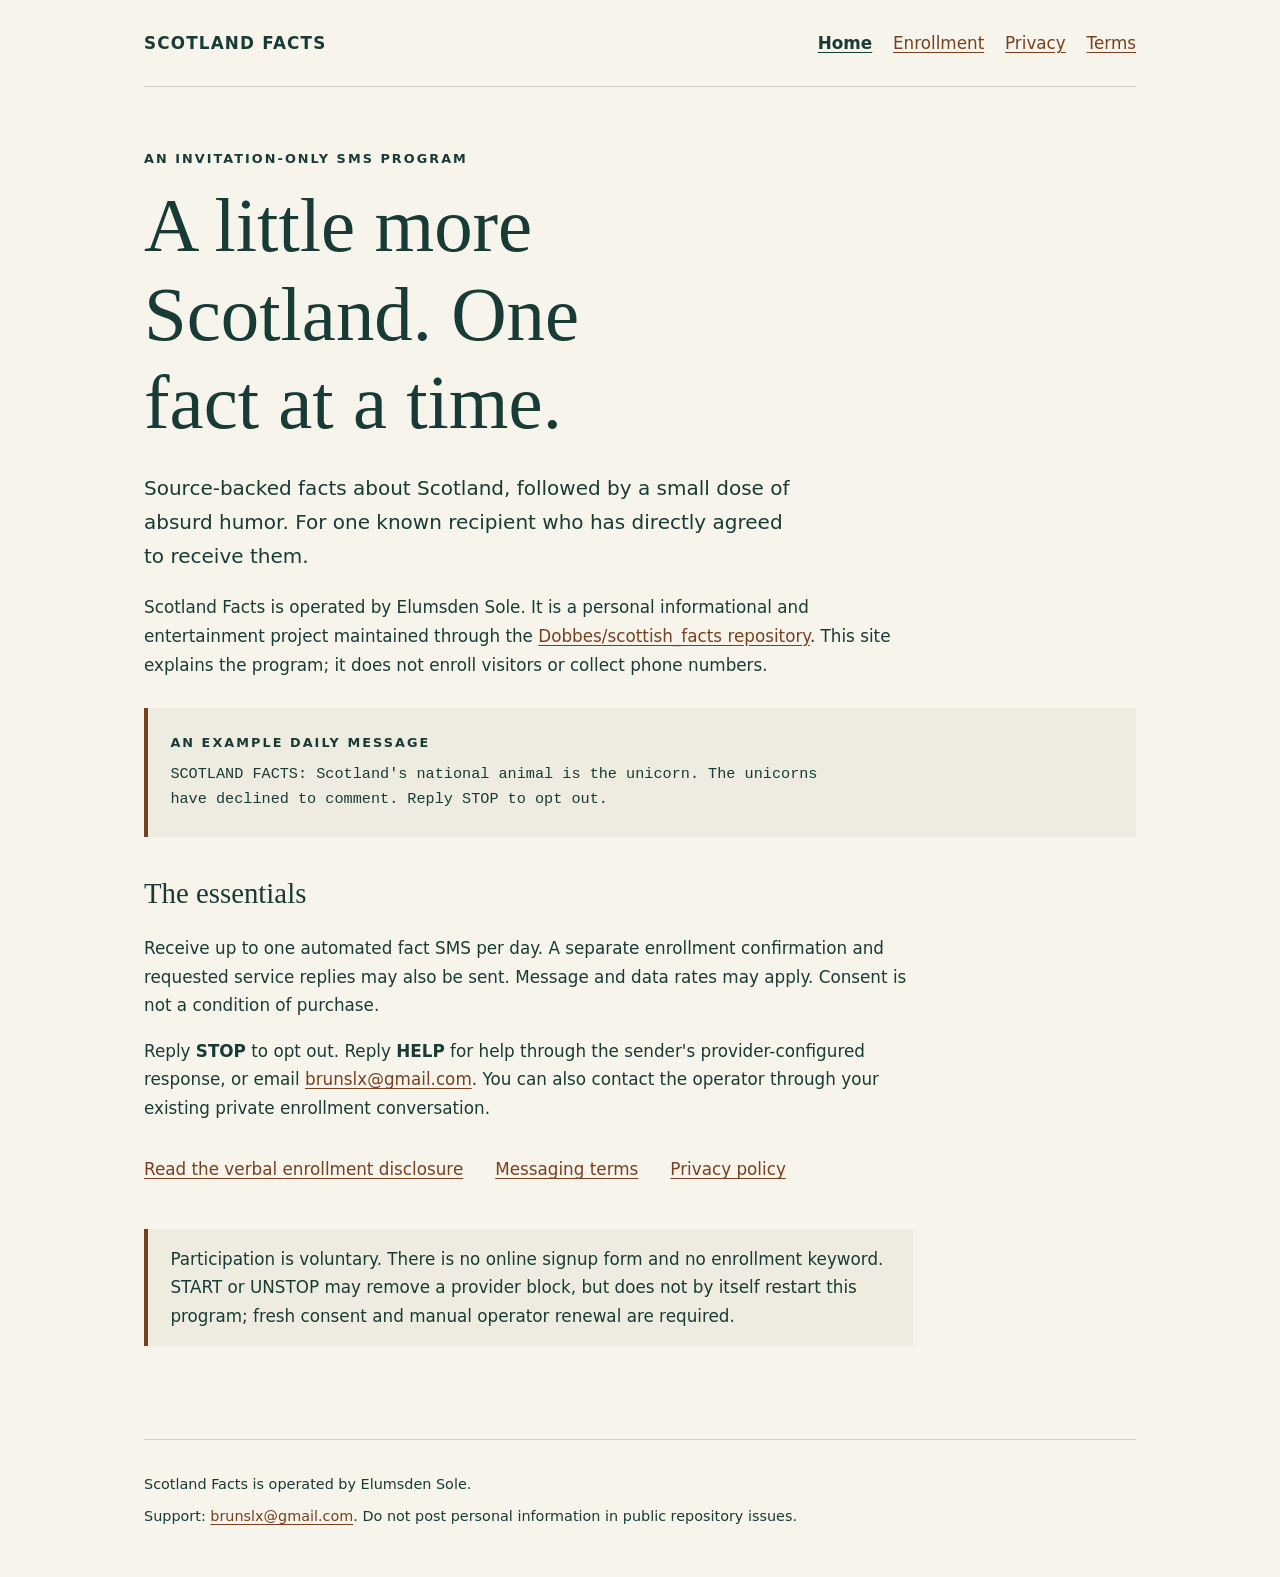
<file: docs/index.html>
<!doctype html>
<html lang="en">
<head>
  <meta charset="utf-8">
  <meta name="viewport" content="width=device-width, initial-scale=1">
  <meta name="description" content="Scotland Facts: invitation-only daily SMS facts, enrollment disclosures, privacy, and messaging terms.">
  <title>Scotland Facts | A Little More Scotland</title>
  <link rel="stylesheet" href="styles.css">
</head>
<body>
  <a class="skip" href="#main">Skip to content</a>
  <header>
    <a class="brand" href="./">Scotland Facts</a>
    <nav aria-label="Main navigation"><a href="./" aria-current="page">Home</a><a href="enrollment/">Enrollment</a><a href="privacy/">Privacy</a><a href="terms/">Terms</a></nav>
  </header>
  <main id="main">
    <p class="eyebrow">An invitation-only SMS program</p>
    <h1>A little more Scotland. One fact at a time.</h1>
    <p class="lead">Source-backed facts about Scotland, followed by a small dose of absurd humor. For one known recipient who has directly agreed to receive them.</p>
    <p>Scotland Facts is operated by Elumsden Sole. It is a personal informational and entertainment project maintained through the <a href="https://github.com/Dobbes/scottish_facts">Dobbes/scottish_facts repository</a>. This site explains the program; it does not enroll visitors or collect phone numbers.</p>
    <blockquote><p class="eyebrow">An example daily message</p><p class="sample">SCOTLAND FACTS: Scotland's national animal is the unicorn. The unicorns have declined to comment. Reply STOP to opt out.</p></blockquote>
    <h2>The essentials</h2>
    <p>Receive up to one automated fact SMS per day. A separate enrollment confirmation and requested service replies may also be sent. Message and data rates may apply. Consent is not a condition of purchase.</p>
    <p>Reply <strong>STOP</strong> to opt out. Reply <strong>HELP</strong> for help through the sender's provider-configured response, or email <a href="mailto:brunslx@gmail.com">brunslx@gmail.com</a>. You can also contact the operator through your existing private enrollment conversation.</p>
    <div class="links"><a href="enrollment/">Read the verbal enrollment disclosure</a><a href="terms/">Messaging terms</a><a href="privacy/">Privacy policy</a></div>
    <p class="note">Participation is voluntary. There is no online signup form and no enrollment keyword. START or UNSTOP may remove a provider block, but does not by itself restart this program; fresh consent and manual operator renewal are required.</p>
  </main>
  <footer><p>Scotland Facts is operated by Elumsden Sole.</p><p>Support: <a href="mailto:brunslx@gmail.com">brunslx@gmail.com</a>. Do not post personal information in public repository issues.</p></footer>
</body>
</html>
</file>
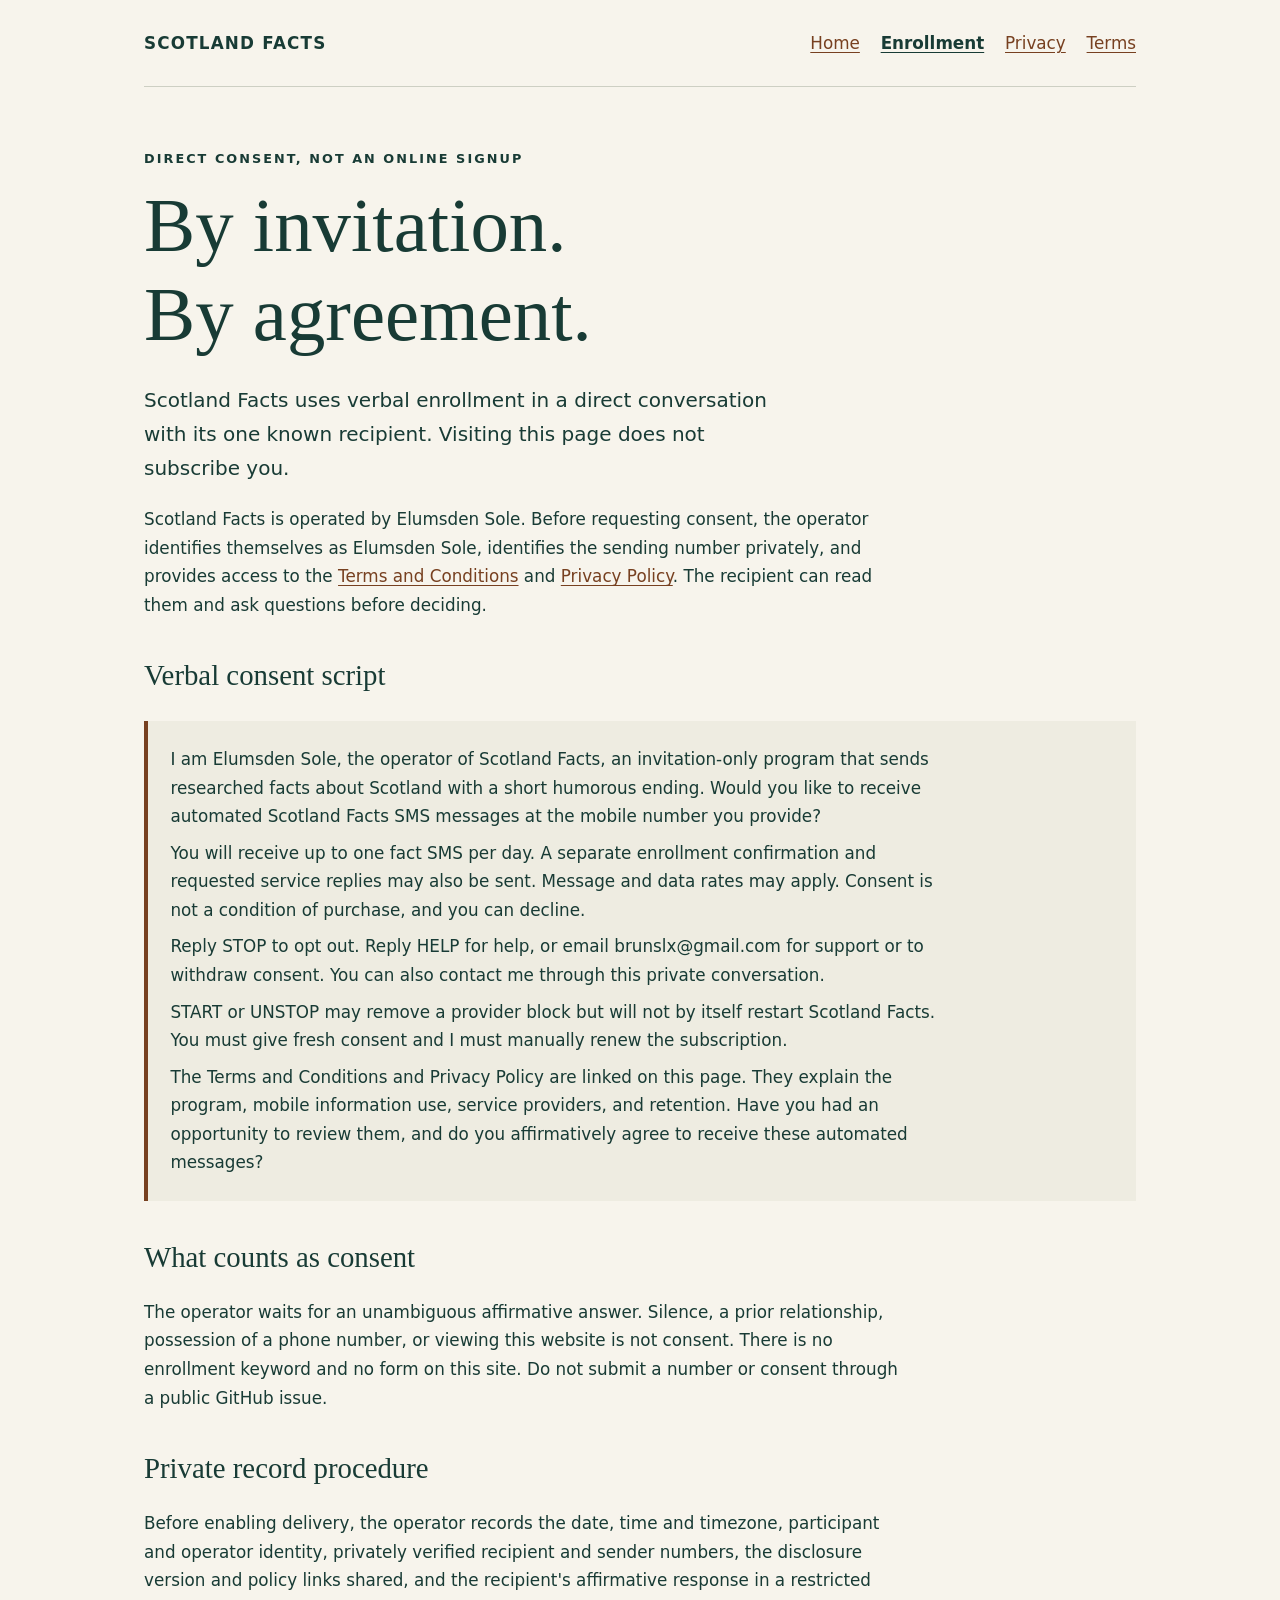
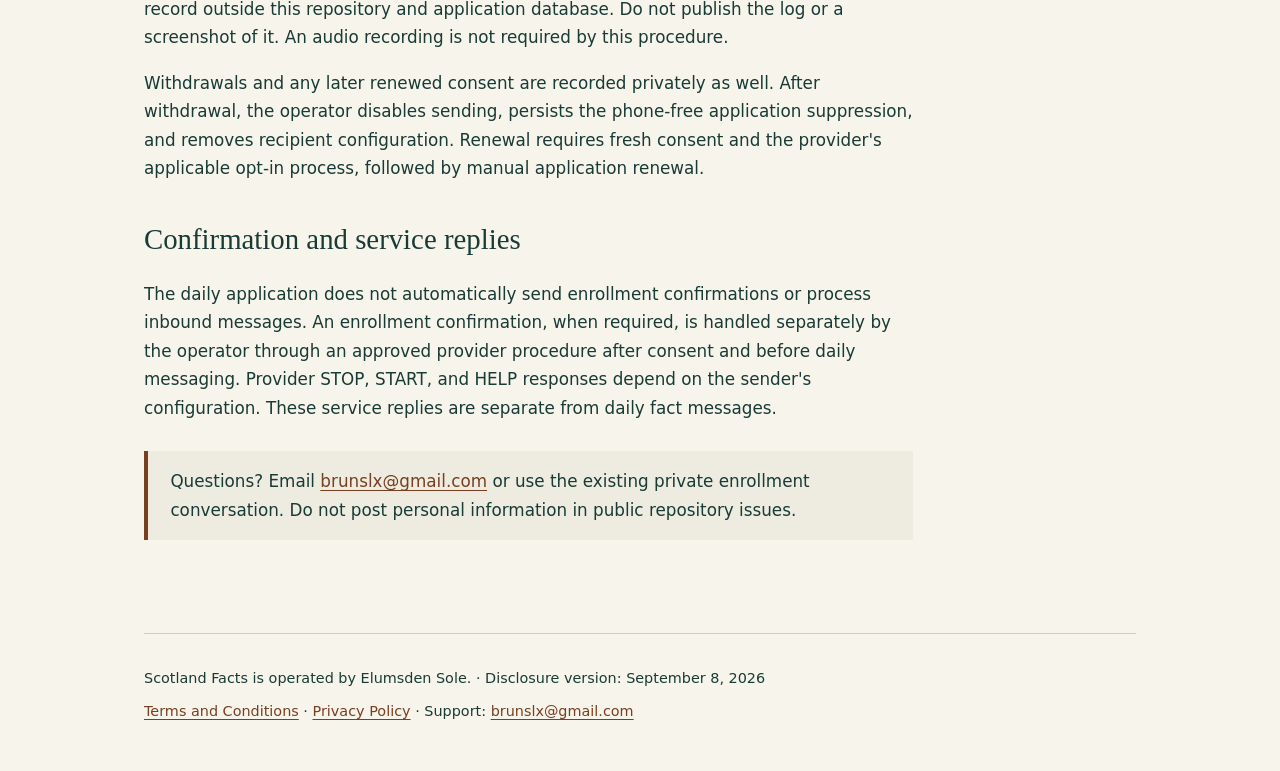
<file: docs/enrollment/index.html>
<!doctype html>
<html lang="en">
<head>
  <meta charset="utf-8">
  <meta name="viewport" content="width=device-width, initial-scale=1">
  <meta name="description" content="The public verbal enrollment disclosure for Scotland Facts. No online signup or collection of phone numbers.">
  <title>Verbal Enrollment | Scotland Facts</title>
  <link rel="stylesheet" href="../styles.css">
</head>
<body>
  <a class="skip" href="#main">Skip to content</a>
  <header><a class="brand" href="../">Scotland Facts</a><nav aria-label="Main navigation"><a href="../">Home</a><a href="./" aria-current="page">Enrollment</a><a href="../privacy/">Privacy</a><a href="../terms/">Terms</a></nav></header>
  <main id="main">
    <p class="eyebrow">Direct consent, not an online signup</p>
    <h1>By invitation. By agreement.</h1>
    <p class="lead">Scotland Facts uses verbal enrollment in a direct conversation with its one known recipient. Visiting this page does not subscribe you.</p>
    <p>Scotland Facts is operated by Elumsden Sole. Before requesting consent, the operator identifies themselves as Elumsden Sole, identifies the sending number privately, and provides access to the <a href="../terms/">Terms and Conditions</a> and <a href="../privacy/">Privacy Policy</a>. The recipient can read them and ask questions before deciding.</p>
    <h2>Verbal consent script</h2>
    <blockquote>
      <p>I am Elumsden Sole, the operator of Scotland Facts, an invitation-only program that sends researched facts about Scotland with a short humorous ending. Would you like to receive automated Scotland Facts SMS messages at the mobile number you provide?</p>
      <p>You will receive up to one fact SMS per day. A separate enrollment confirmation and requested service replies may also be sent. Message and data rates may apply. Consent is not a condition of purchase, and you can decline.</p>
      <p>Reply STOP to opt out. Reply HELP for help, or email brunslx@gmail.com for support or to withdraw consent. You can also contact me through this private conversation.</p>
      <p>START or UNSTOP may remove a provider block but will not by itself restart Scotland Facts. You must give fresh consent and I must manually renew the subscription.</p>
      <p>The Terms and Conditions and Privacy Policy are linked on this page. They explain the program, mobile information use, service providers, and retention. Have you had an opportunity to review them, and do you affirmatively agree to receive these automated messages?</p>
    </blockquote>
    <h2>What counts as consent</h2>
    <p>The operator waits for an unambiguous affirmative answer. Silence, a prior relationship, possession of a phone number, or viewing this website is not consent. There is no enrollment keyword and no form on this site. Do not submit a number or consent through a public GitHub issue.</p>
    <h2>Private record procedure</h2>
    <p>Before enabling delivery, the operator records the date, time and timezone, participant and operator identity, privately verified recipient and sender numbers, the disclosure version and policy links shared, and the recipient's affirmative response in a restricted record outside this repository and application database. Do not publish the log or a screenshot of it. An audio recording is not required by this procedure.</p>
    <p>Withdrawals and any later renewed consent are recorded privately as well. After withdrawal, the operator disables sending, persists the phone-free application suppression, and removes recipient configuration. Renewal requires fresh consent and the provider's applicable opt-in process, followed by manual application renewal.</p>
    <h2>Confirmation and service replies</h2>
    <p>The daily application does not automatically send enrollment confirmations or process inbound messages. An enrollment confirmation, when required, is handled separately by the operator through an approved provider procedure after consent and before daily messaging. Provider STOP, START, and HELP responses depend on the sender's configuration. These service replies are separate from daily fact messages.</p>
    <p class="note">Questions? Email <a href="mailto:brunslx@gmail.com">brunslx@gmail.com</a> or use the existing private enrollment conversation. Do not post personal information in public repository issues.</p>
  </main>
  <footer><p>Scotland Facts is operated by Elumsden Sole. &middot; Disclosure version: September 8, 2026</p><p><a href="../terms/">Terms and Conditions</a> &middot; <a href="../privacy/">Privacy Policy</a> &middot; Support: <a href="mailto:brunslx@gmail.com">brunslx@gmail.com</a></p></footer>
</body>
</html>
</file>
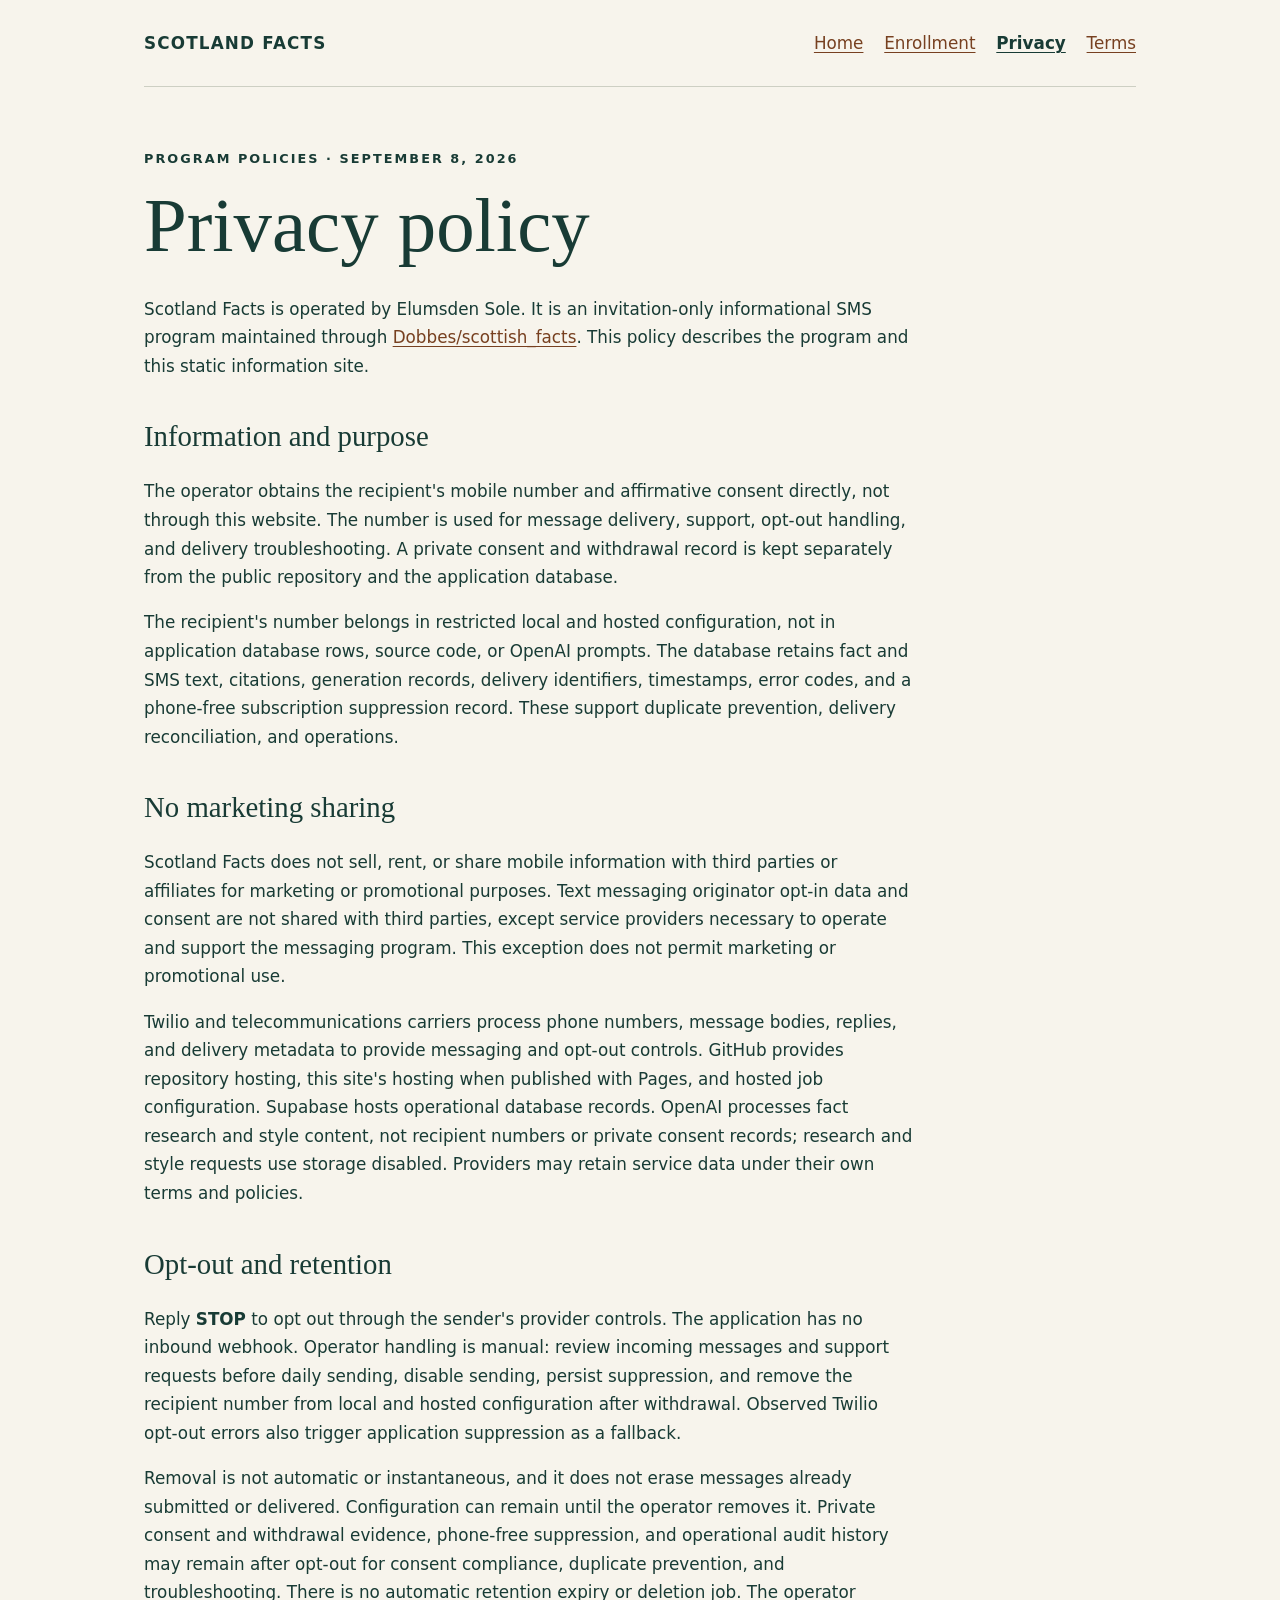
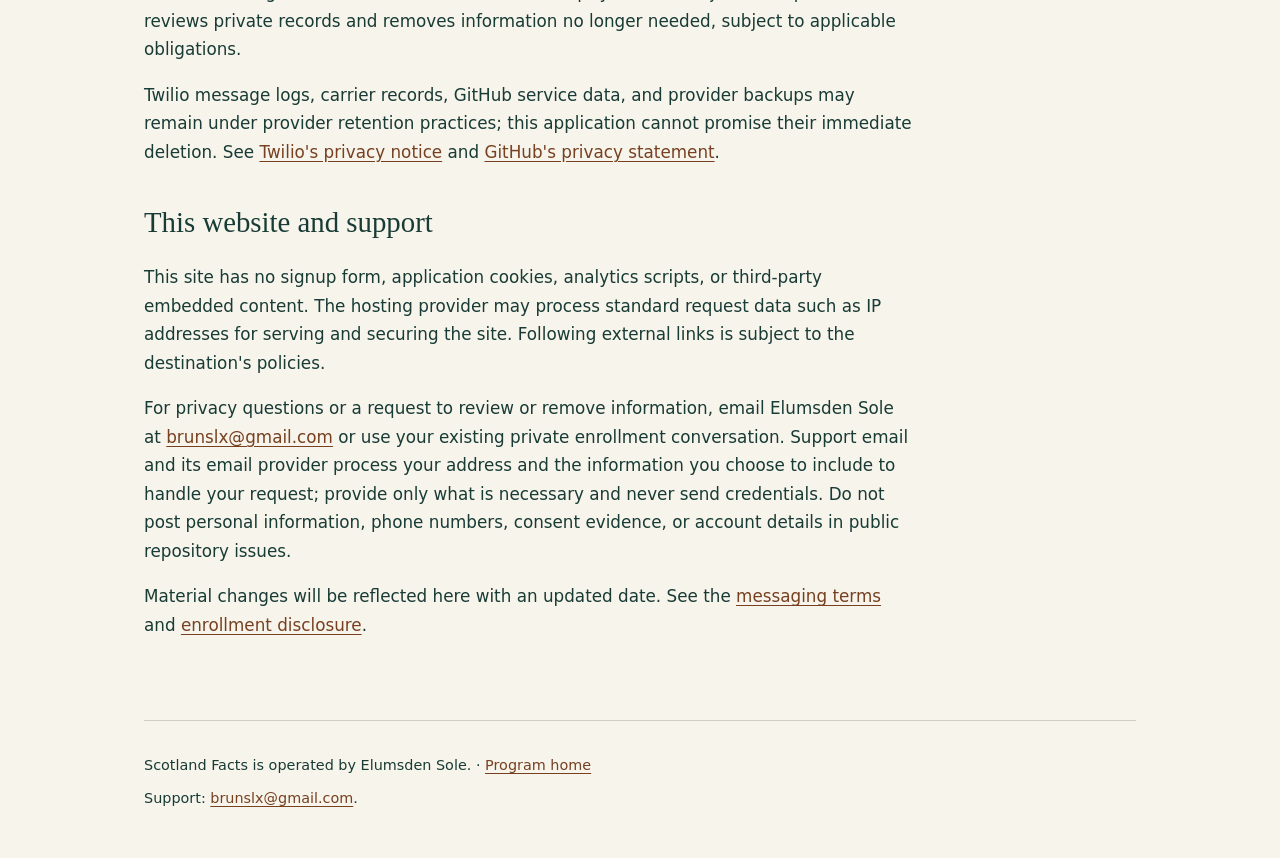
<file: docs/privacy/index.html>
<!doctype html>
<html lang="en">
<head>
  <meta charset="utf-8">
  <meta name="viewport" content="width=device-width, initial-scale=1">
  <meta name="description" content="How Scotland Facts handles mobile numbers, consent records, opt-outs, and service-provider data.">
  <title>Privacy Policy | Scotland Facts</title>
  <link rel="stylesheet" href="../styles.css">
</head>
<body>
  <a class="skip" href="#main">Skip to content</a>
  <header><a class="brand" href="../">Scotland Facts</a><nav aria-label="Main navigation"><a href="../">Home</a><a href="../enrollment/">Enrollment</a><a href="./" aria-current="page">Privacy</a><a href="../terms/">Terms</a></nav></header>
  <main id="main">
    <p class="eyebrow">Program policies &middot; September 8, 2026</p>
    <h1>Privacy policy</h1>
    <p>Scotland Facts is operated by Elumsden Sole. It is an invitation-only informational SMS program maintained through <a href="https://github.com/Dobbes/scottish_facts">Dobbes/scottish_facts</a>. This policy describes the program and this static information site.</p>
    <h2>Information and purpose</h2>
    <p>The operator obtains the recipient's mobile number and affirmative consent directly, not through this website. The number is used for message delivery, support, opt-out handling, and delivery troubleshooting. A private consent and withdrawal record is kept separately from the public repository and the application database.</p>
    <p>The recipient's number belongs in restricted local and hosted configuration, not in application database rows, source code, or OpenAI prompts. The database retains fact and SMS text, citations, generation records, delivery identifiers, timestamps, error codes, and a phone-free subscription suppression record. These support duplicate prevention, delivery reconciliation, and operations.</p>
    <h2>No marketing sharing</h2>
    <p>Scotland Facts does not sell, rent, or share mobile information with third parties or affiliates for marketing or promotional purposes. Text messaging originator opt-in data and consent are not shared with third parties, except service providers necessary to operate and support the messaging program. This exception does not permit marketing or promotional use.</p>
    <p>Twilio and telecommunications carriers process phone numbers, message bodies, replies, and delivery metadata to provide messaging and opt-out controls. GitHub provides repository hosting, this site's hosting when published with Pages, and hosted job configuration. Supabase hosts operational database records. OpenAI processes fact research and style content, not recipient numbers or private consent records; research and style requests use storage disabled. Providers may retain service data under their own terms and policies.</p>
    <h2>Opt-out and retention</h2>
    <p>Reply <strong>STOP</strong> to opt out through the sender's provider controls. The application has no inbound webhook. Operator handling is manual: review incoming messages and support requests before daily sending, disable sending, persist suppression, and remove the recipient number from local and hosted configuration after withdrawal. Observed Twilio opt-out errors also trigger application suppression as a fallback.</p>
    <p>Removal is not automatic or instantaneous, and it does not erase messages already submitted or delivered. Configuration can remain until the operator removes it. Private consent and withdrawal evidence, phone-free suppression, and operational audit history may remain after opt-out for consent compliance, duplicate prevention, and troubleshooting. There is no automatic retention expiry or deletion job. The operator reviews private records and removes information no longer needed, subject to applicable obligations.</p>
    <p>Twilio message logs, carrier records, GitHub service data, and provider backups may remain under provider retention practices; this application cannot promise their immediate deletion. See <a href="https://www.twilio.com/en-us/legal/privacy">Twilio's privacy notice</a> and <a href="https://docs.github.com/en/site-policy/privacy-policies/github-general-privacy-statement">GitHub's privacy statement</a>.</p>
    <h2>This website and support</h2>
    <p>This site has no signup form, application cookies, analytics scripts, or third-party embedded content. The hosting provider may process standard request data such as IP addresses for serving and securing the site. Following external links is subject to the destination's policies.</p>
    <p>For privacy questions or a request to review or remove information, email Elumsden Sole at <a href="mailto:brunslx@gmail.com">brunslx@gmail.com</a> or use your existing private enrollment conversation. Support email and its email provider process your address and the information you choose to include to handle your request; provide only what is necessary and never send credentials. Do not post personal information, phone numbers, consent evidence, or account details in public repository issues.</p>
    <p>Material changes will be reflected here with an updated date. See the <a href="../terms/">messaging terms</a> and <a href="../enrollment/">enrollment disclosure</a>.</p>
  </main>
  <footer><p>Scotland Facts is operated by Elumsden Sole. &middot; <a href="../">Program home</a></p><p>Support: <a href="mailto:brunslx@gmail.com">brunslx@gmail.com</a>.</p></footer>
</body>
</html>
</file>
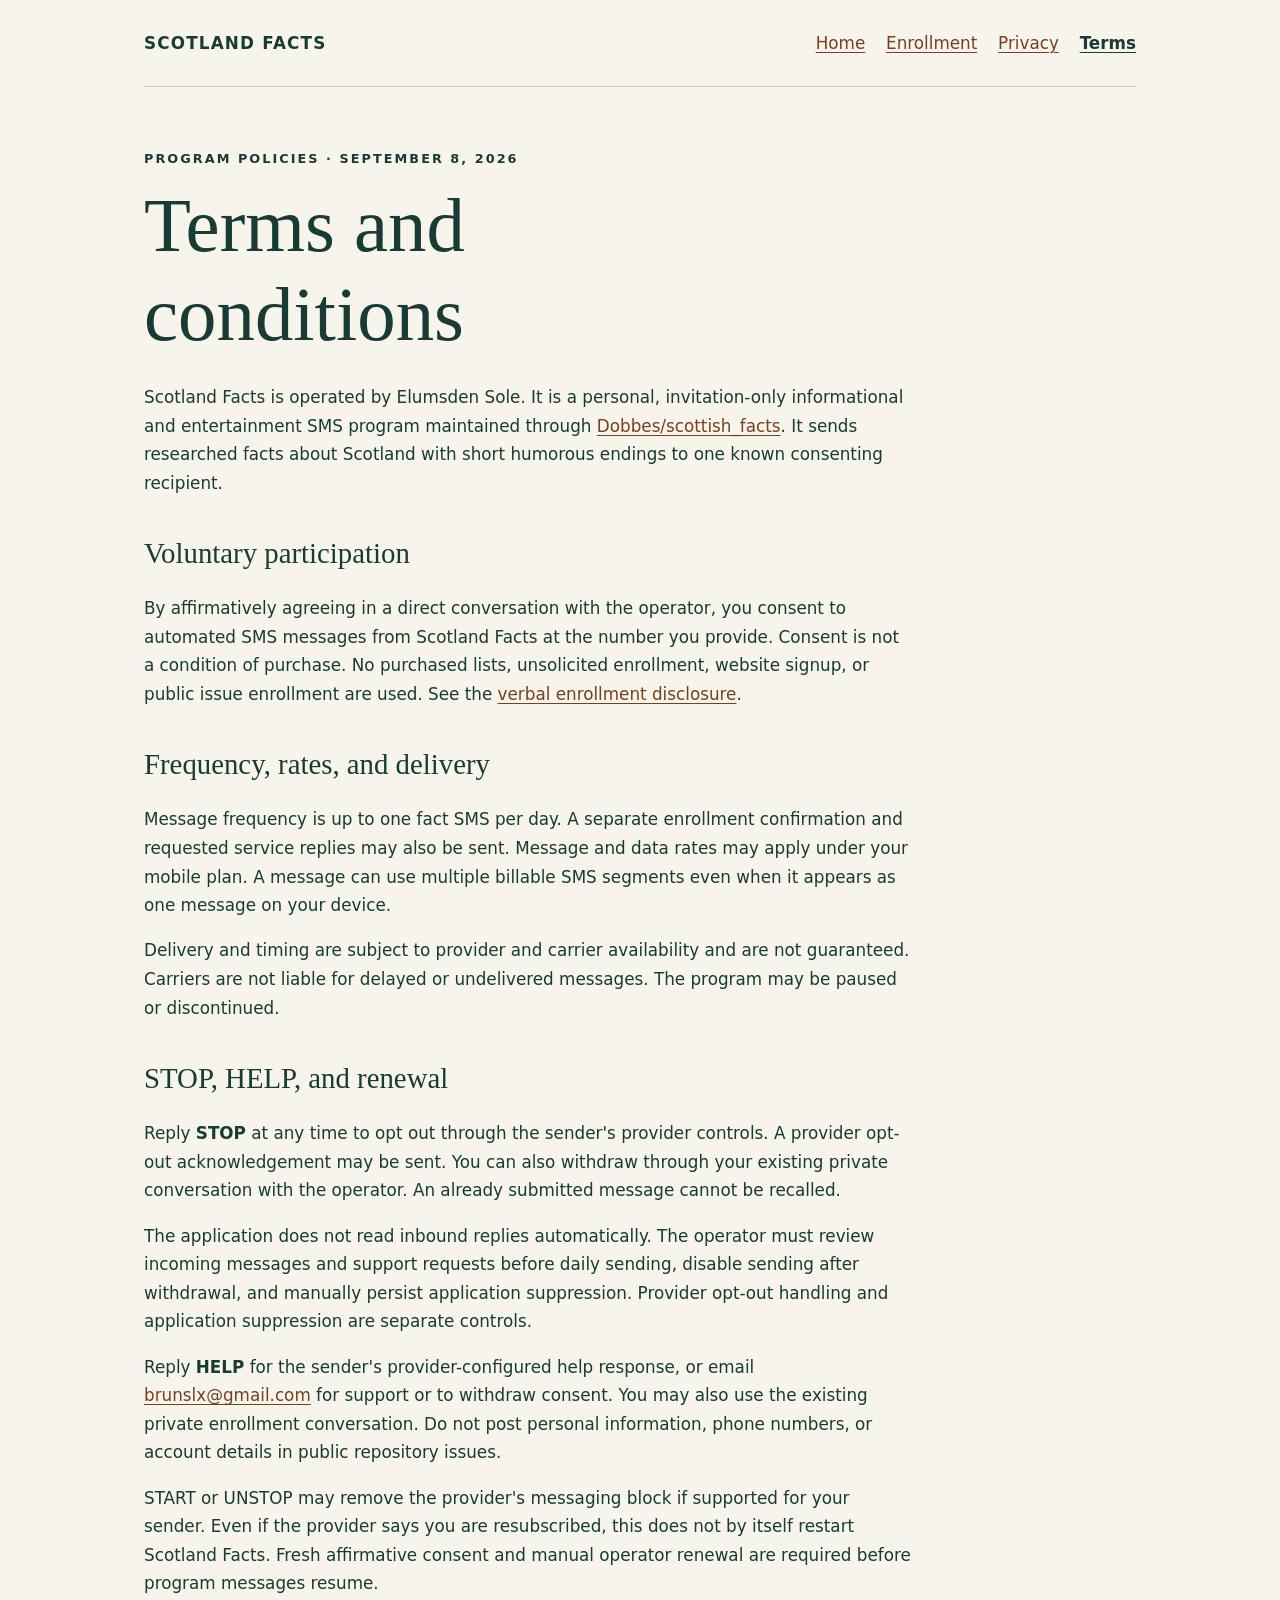
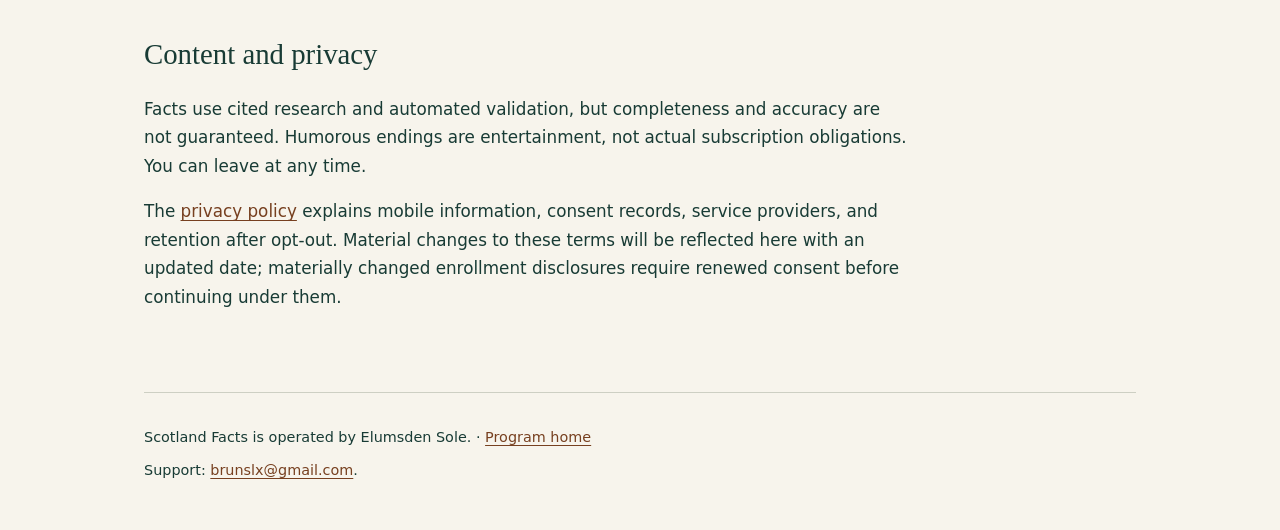
<file: docs/terms/index.html>
<!doctype html>
<html lang="en">
<head>
  <meta charset="utf-8">
  <meta name="viewport" content="width=device-width, initial-scale=1">
  <meta name="description" content="Scotland Facts SMS terms: voluntary enrollment, frequency, rates, STOP, HELP, and renewal.">
  <title>Terms and Conditions | Scotland Facts</title>
  <link rel="stylesheet" href="../styles.css">
</head>
<body>
  <a class="skip" href="#main">Skip to content</a>
  <header><a class="brand" href="../">Scotland Facts</a><nav aria-label="Main navigation"><a href="../">Home</a><a href="../enrollment/">Enrollment</a><a href="../privacy/">Privacy</a><a href="./" aria-current="page">Terms</a></nav></header>
  <main id="main">
    <p class="eyebrow">Program policies &middot; September 8, 2026</p>
    <h1>Terms and conditions</h1>
    <p>Scotland Facts is operated by Elumsden Sole. It is a personal, invitation-only informational and entertainment SMS program maintained through <a href="https://github.com/Dobbes/scottish_facts">Dobbes/scottish_facts</a>. It sends researched facts about Scotland with short humorous endings to one known consenting recipient.</p>
    <h2>Voluntary participation</h2>
    <p>By affirmatively agreeing in a direct conversation with the operator, you consent to automated SMS messages from Scotland Facts at the number you provide. Consent is not a condition of purchase. No purchased lists, unsolicited enrollment, website signup, or public issue enrollment are used. See the <a href="../enrollment/">verbal enrollment disclosure</a>.</p>
    <h2>Frequency, rates, and delivery</h2>
    <p>Message frequency is up to one fact SMS per day. A separate enrollment confirmation and requested service replies may also be sent. Message and data rates may apply under your mobile plan. A message can use multiple billable SMS segments even when it appears as one message on your device.</p>
    <p>Delivery and timing are subject to provider and carrier availability and are not guaranteed. Carriers are not liable for delayed or undelivered messages. The program may be paused or discontinued.</p>
    <h2>STOP, HELP, and renewal</h2>
    <p>Reply <strong>STOP</strong> at any time to opt out through the sender's provider controls. A provider opt-out acknowledgement may be sent. You can also withdraw through your existing private conversation with the operator. An already submitted message cannot be recalled.</p>
    <p>The application does not read inbound replies automatically. The operator must review incoming messages and support requests before daily sending, disable sending after withdrawal, and manually persist application suppression. Provider opt-out handling and application suppression are separate controls.</p>
    <p>Reply <strong>HELP</strong> for the sender's provider-configured help response, or email <a href="mailto:brunslx@gmail.com">brunslx@gmail.com</a> for support or to withdraw consent. You may also use the existing private enrollment conversation. Do not post personal information, phone numbers, or account details in public repository issues.</p>
    <p>START or UNSTOP may remove the provider's messaging block if supported for your sender. Even if the provider says you are resubscribed, this does not by itself restart Scotland Facts. Fresh affirmative consent and manual operator renewal are required before program messages resume.</p>
    <h2>Content and privacy</h2>
    <p>Facts use cited research and automated validation, but completeness and accuracy are not guaranteed. Humorous endings are entertainment, not actual subscription obligations. You can leave at any time.</p>
    <p>The <a href="../privacy/">privacy policy</a> explains mobile information, consent records, service providers, and retention after opt-out. Material changes to these terms will be reflected here with an updated date; materially changed enrollment disclosures require renewed consent before continuing under them.</p>
  </main>
  <footer><p>Scotland Facts is operated by Elumsden Sole. &middot; <a href="../">Program home</a></p><p>Support: <a href="mailto:brunslx@gmail.com">brunslx@gmail.com</a>.</p></footer>
</body>
</html>
</file>
<file: docs/styles.css>
:root { color-scheme: light; --ink: #183b35; --paper: #f7f4ec; --accent: #774020; --line: #cdcfc3; }
* { box-sizing: border-box; }
body { margin: 0; background: var(--paper); color: var(--ink); font: 1.05rem/1.7 system-ui, sans-serif; }
a { color: var(--accent); text-underline-offset: .2em; }
a:hover { text-decoration-thickness: .15em; }
a:focus-visible { outline: 3px solid var(--accent); outline-offset: 5px; }
.skip { position: absolute; top: -6rem; left: 1rem; padding: .6rem; background: white; }
.skip:focus { top: 1rem; }
header, main, footer { width: min(100% - 2.5rem, 62rem); margin-inline: auto; }
header { display: flex; flex-wrap: wrap; align-items: center; justify-content: space-between; gap: 1rem; padding-block: 1.5rem; border-bottom: 1px solid var(--line); }
.brand { font-weight: 800; letter-spacing: .07em; text-transform: uppercase; color: var(--ink); text-decoration: none; }
nav { display: flex; flex-wrap: wrap; gap: .4rem 1.3rem; }
nav a { padding-block: .3rem; }
nav [aria-current="page"] { color: var(--ink); font-weight: 700; }
main { padding-block: 3rem 4rem; min-height: 65vh; }
h1, h2 { font-family: Georgia, serif; font-weight: 400; line-height: 1.15; text-wrap: balance; }
h1 { font-size: clamp(2.5rem, 7vw, 4.8rem); max-width: 16ch; margin: .5rem 0 1.5rem; }
h2 { font-size: 1.8rem; margin-top: 2.5rem; }
p, li { max-width: 72ch; }
li + li { margin-top: .6rem; }
.eyebrow { text-transform: uppercase; letter-spacing: .16em; font-size: .8rem; font-weight: 700; }
.lead { font-size: 1.25rem; max-width: 52ch; }
.note, blockquote { border-left: 4px solid var(--accent); padding: 1rem 1.4rem; background: #eeece1; margin: 1.8rem 0; }
blockquote p { margin-block: .5rem; }
.sample { font-family: ui-monospace, monospace; font-size: .95rem; overflow-wrap: anywhere; }
.links { display: flex; flex-wrap: wrap; gap: 1rem 2rem; padding-block: 1rem; }
footer { padding-block: 1.5rem 2.5rem; border-top: 1px solid var(--line); font-size: .9rem; }
footer p { margin: .5rem 0; }
@media (max-width: 36rem) { main { padding-block: 2rem 3rem; } nav { gap: .3rem 1rem; } blockquote { padding: .8rem 1rem; } }
</file>
